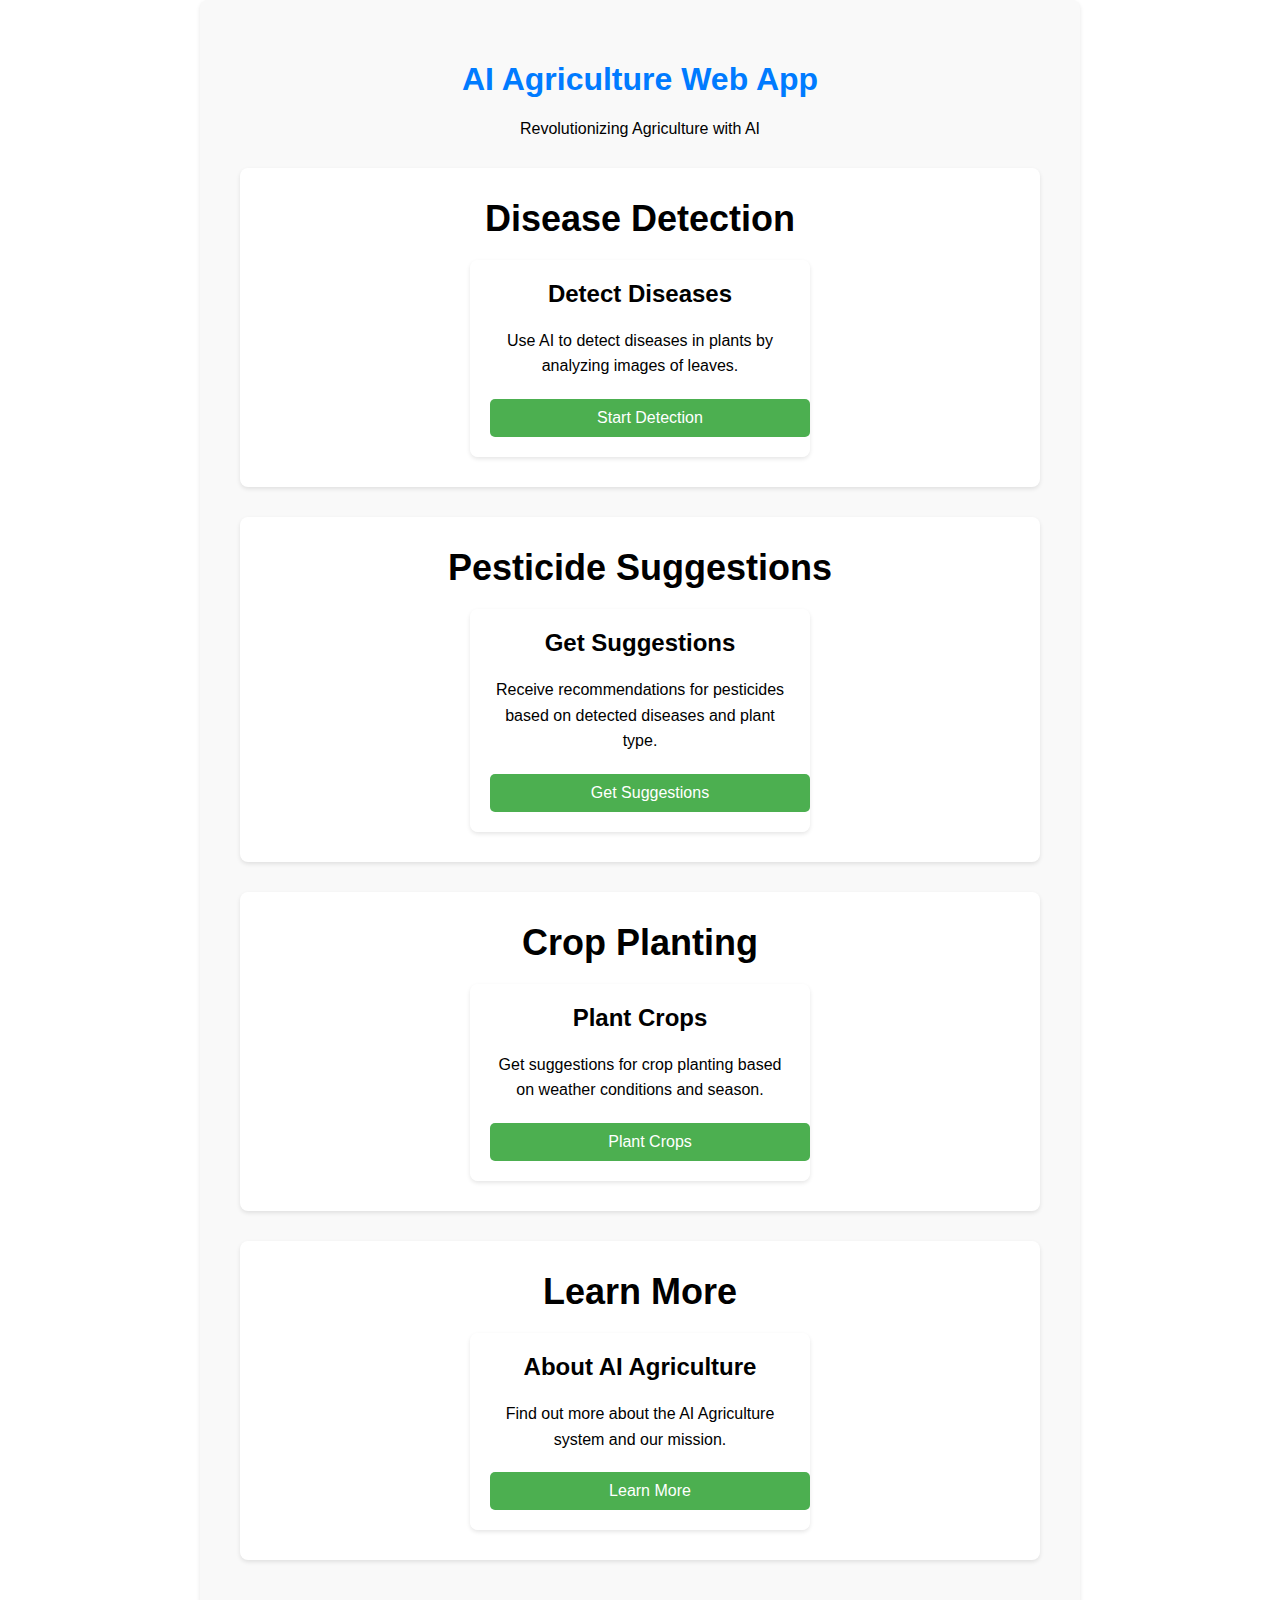
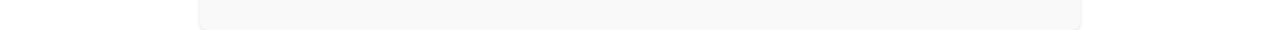
<file: index.html>
<!DOCTYPE html>
<html lang="en">

<head>
    <meta charset="UTF-8">
    <meta name="viewport" content="width=device-width, initial-scale=1.0">
    <title>AI Agriculture Web App</title>
    <link rel="stylesheet" href="css/style.css">
</head>

<body>
    <div class="container">

        <div class="header">
            <h1>AI Agriculture Web App</h1>
            <p>Revolutionizing Agriculture with AI</p>
        </div>

        <div class="section" id="disease-detection">
            <div class="section-title">Disease Detection</div>
            <div class="card">
                <div class="card-title">Detect Diseases</div>
                <div class="card-content">Use AI to detect diseases in plants by analyzing images of leaves.</div>
                <a href="#" class="button">Start Detection</a>
            </div>
        </div>

        <div class="section" id="pesticide-suggestions">
            <div class="section-title">Pesticide Suggestions</div>
            <div class="card">
                <div class="card-title">Get Suggestions</div>
                <div class="card-content">Receive recommendations for pesticides based on detected diseases and plant
                    type.</div>
                <a href="#" class="button">Get Suggestions</a>
            </div>
        </div>

        <div class="section" id="crop-planting">
            <div class="section-title">Crop Planting</div>
            <div class="card">
                <div class="card-title">Plant Crops</div>
                <div class="card-content">Get suggestions for crop planting based on weather conditions and season.
                </div>
                <a href="#" class="button">Plant Crops</a>
            </div>
        </div>

        <!-- Fourth Section -->
        <div class="section">
            <div class="section-title">Learn More</div>
            <div class="card">
                <div class="card-title">About AI Agriculture</div>
                <div class="card-content">Find out more about the AI Agriculture system and our mission.</div>
                <a href="about.html" class="button">Learn More</a>
            </div>
        </div>


    </div>

</body>

</html>
</file>
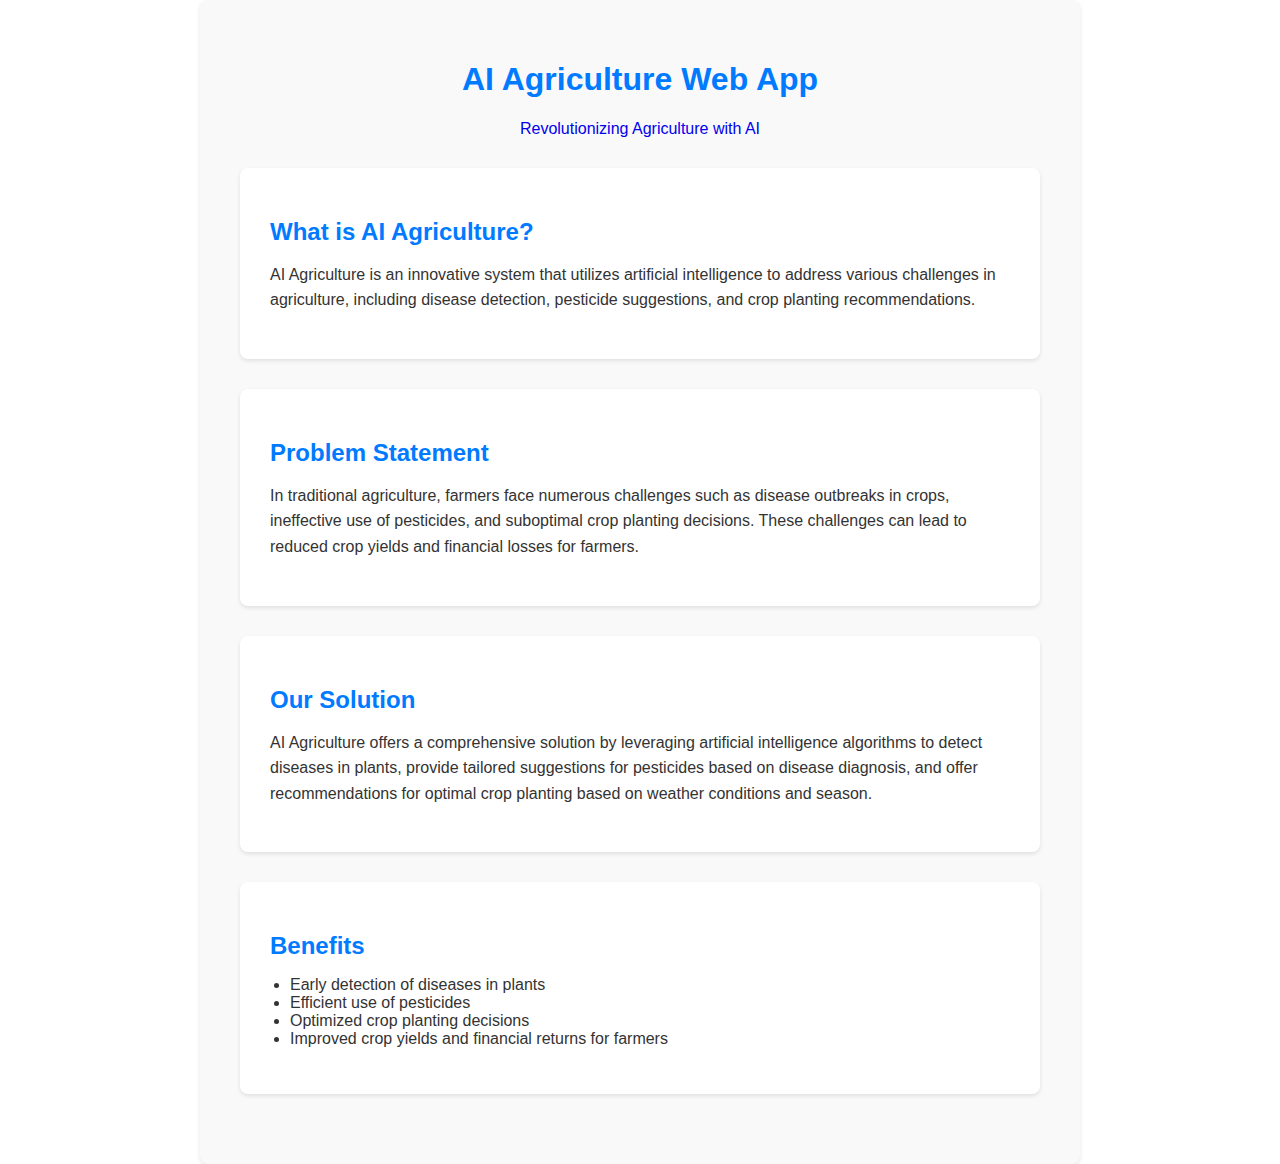
<file: about.html>
<!DOCTYPE html>
<html lang="en">
<head>
<meta charset="UTF-8">
<meta name="viewport" content="width=device-width, initial-scale=1.0">
<title>About AI Agriculture</title>
<link rel="stylesheet" href="css/style.css">
</head>
<body>

<div class="container">
    <a href="index.html">
        <div class="header">
            <h1>AI Agriculture Web App</h1>
            <p>Revolutionizing Agriculture with AI</p>
        </div>
    </a>

    <div class="section">
        <h2>What is AI Agriculture?</h2>
        <p>AI Agriculture is an innovative system that utilizes artificial intelligence to address various challenges in agriculture, including disease detection, pesticide suggestions, and crop planting recommendations.</p>
    </div>

    <div class="section">
        <h2>Problem Statement</h2>
        <p>In traditional agriculture, farmers face numerous challenges such as disease outbreaks in crops, ineffective use of pesticides, and suboptimal crop planting decisions. These challenges can lead to reduced crop yields and financial losses for farmers.</p>
    </div>

    <div class="section">
        <h2>Our Solution</h2>
        <p>AI Agriculture offers a comprehensive solution by leveraging artificial intelligence algorithms to detect diseases in plants, provide tailored suggestions for pesticides based on disease diagnosis, and offer recommendations for optimal crop planting based on weather conditions and season.</p>
    </div>

    <div class="section">
        <h2>Benefits</h2>
        <ul>
            <li>Early detection of diseases in plants</li>
            <li>Efficient use of pesticides</li>
            <li>Optimized crop planting decisions</li>
            <li>Improved crop yields and financial returns for farmers</li>
        </ul>
    </div>
</div>

</body>
</html>
</file>
<file: css/style.css>
/* Shared styles for both pages */
body {
    font-family: Arial, sans-serif;
    margin: 0;
    padding: 0;
}

a{
    text-decoration: none;
}

.container {
    max-width: 800px;
    margin: 0 auto;
    padding: 20px;
}

.header {
    text-align: center;
    margin-bottom: 30px;
}

.section {
    margin-bottom: 30px;
}

.section h2 {
    font-size: 24px;
    font-weight: bold;
    margin-bottom: 10px;
}

.section p {
    font-size: 16px;
    line-height: 1.6;
}

.section ul {
    list-style-type: disc;
    padding-left: 20px;
}

nav ul {
    list-style-type: none;
    padding: 0;
}

nav ul li {
    display: inline;
    margin-right: 20px;
}

nav ul li a {
    text-decoration: none;
    color: #333;
}

nav ul li a:hover {
    color: #007bff;
}

/* Unique styles for index.html */
.section-title {
    font-size: 36px;
    font-weight: bold;
    margin-bottom: 20px;
    text-align: center;
}

.card {
    width: 300px;
    margin: 0 auto;
    padding: 20px;
    background-color: rgba(255, 255, 255, 0.8);
    border-radius: 8px;
    box-shadow: 0 2px 4px rgba(0, 0, 0, 0.1);
    transition: transform 0.3s ease-in-out;
}

.card:hover {
    transform: translateY(-5px);
}

.card-title {
    font-size: 24px;
    font-weight: bold;
    margin-bottom: 20px;
    text-align: center;
}

.card-content {
    font-size: 16px;
    line-height: 1.6;
    margin-bottom: 20px;
    text-align: center;
}

.button {
    display: block;
    width: 100%;
    padding: 10px;
    background-color: #4CAF50;
    color: #fff;
    text-align: center;
    text-decoration: none;
    border-radius: 5px;
    transition: background-color 0.3s;
}

.button:hover {
    background-color: #45a049;
}


/* Unique styles for about.html */
.container {
    background-color: #f9f9f9;
    padding: 40px;
    border-radius: 8px;
    box-shadow: 0 2px 4px rgba(0, 0, 0, 0.1);
}

.header h1 {
    color: #007bff;
}

.section {
    background-color: #fff;
    padding: 30px;
    border-radius: 8px;
    box-shadow: 0 2px 4px rgba(0, 0, 0, 0.1);
}

.section h2 {
    color: #007bff;
}

.section p {
    color: #333;
}

.section ul {
    color: #333;
}

nav ul li a {
    color: #333;
}

nav ul li a:hover {
    color: #007bff;
}
</file>
